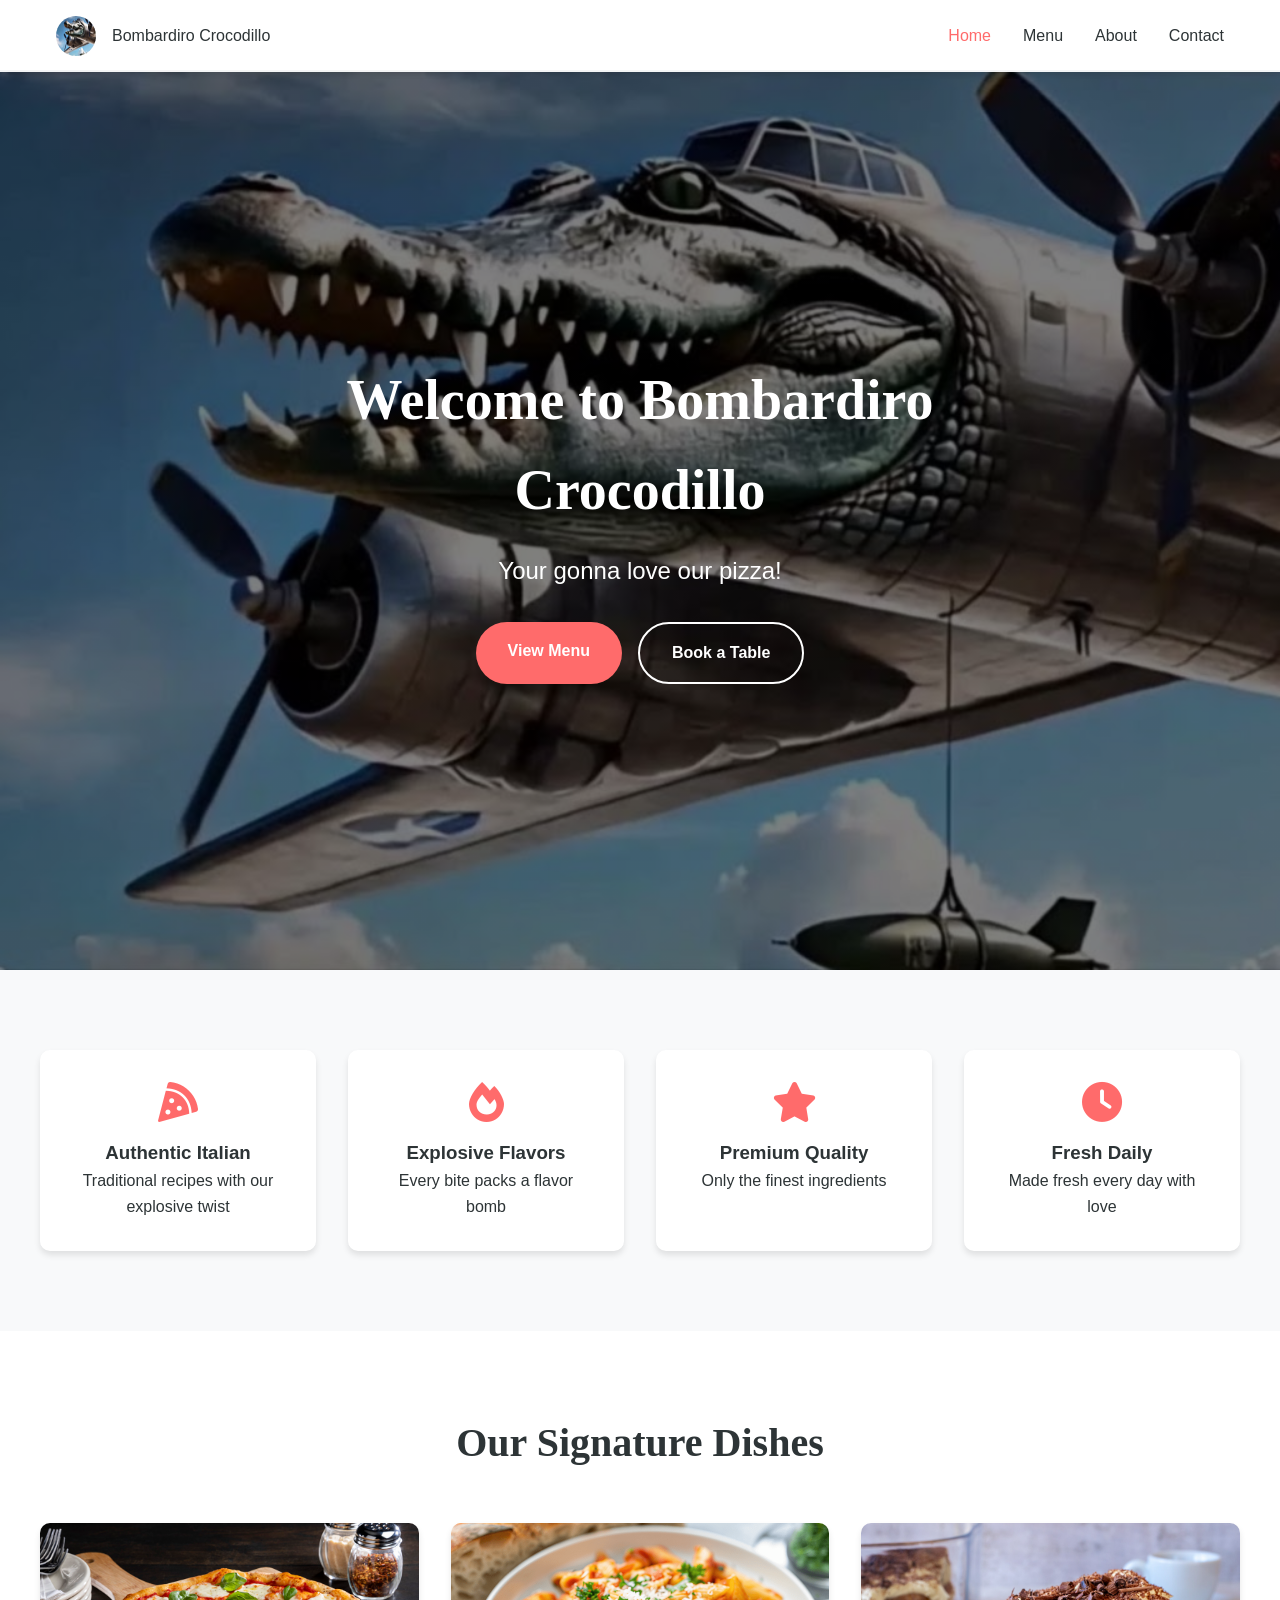
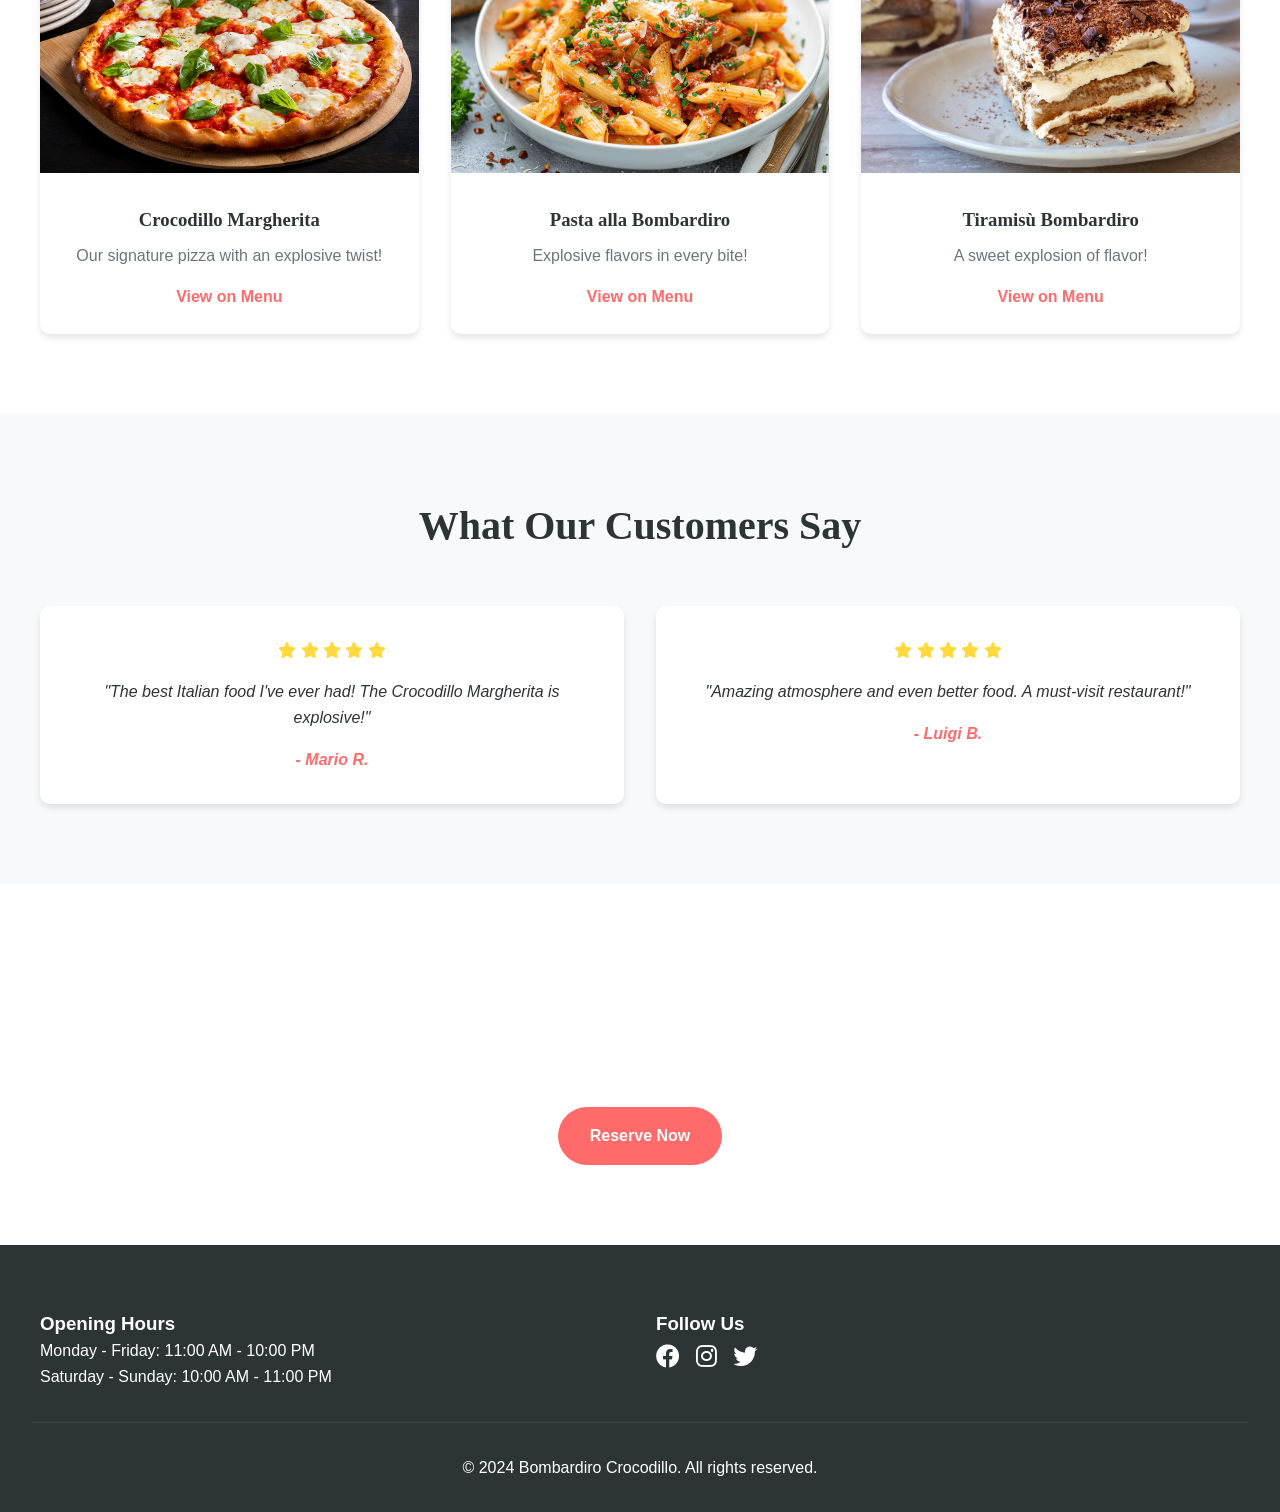
<file: index.html>
<!DOCTYPE html>
<html lang="en">
<head>
    <meta charset="UTF-8">
    <meta name="viewport" content="width=device-width, initial-scale=1.0">
    <title>Bombardiro Crocodillo - Fine Italian Dining</title>
    <link rel="stylesheet" href="styles.css">
    <link rel="stylesheet" href="https://cdnjs.cloudflare.com/ajax/libs/font-awesome/6.0.0/css/all.min.css">
</head>
<body>
    <nav class="navbar">
        <div class="nav-container">
            <div class="logo">
                <a href="index.html">
                    <img src="crocodillo.jpg" alt="Bombardiro Crocodillo" class="logo-img">
                    <span>Bombardiro Crocodillo</span>
                </a>
            </div>
            <ul class="nav-links">
                <li><a href="index.html" class="active">Home</a></li>
                <li><a href="menu.html">Menu</a></li>
                <li><a href="about.html">About</a></li>
                <li><a href="contact.html">Contact</a></li>
            </ul>
            <div class="hamburger">
                <span></span>
                <span></span>
                <span></span>
            </div>
        </div>
    </nav>

    <main>
        <section class="hero">
            <div class="hero-content">
                <h1>Welcome to Bombardiro Crocodillo</h1>
                <p class="hero-subtitle">Your gonna love our pizza!</p>
                <div class="hero-buttons">
                    <a href="menu.html" class="cta-button primary">View Menu</a>
                    <a href="contact.html" class="cta-button secondary">Book a Table</a>
                </div>
            </div>
        </section>

        <section class="features">
            <div class="features-grid">
                <div class="feature-card">
                    <i class="fas fa-pizza-slice"></i>
                    <h3>Authentic Italian</h3>
                    <p>Traditional recipes with our explosive twist</p>
                </div>
                <div class="feature-card">
                    <i class="fas fa-fire"></i>
                    <h3>Explosive Flavors</h3>
                    <p>Every bite packs a flavor bomb</p>
                </div>
                <div class="feature-card">
                    <i class="fas fa-star"></i>
                    <h3>Premium Quality</h3>
                    <p>Only the finest ingredients</p>
                </div>
                <div class="feature-card">
                    <i class="fas fa-clock"></i>
                    <h3>Fresh Daily</h3>
                    <p>Made fresh every day with love</p>
                </div>
            </div>
        </section>

        <section class="featured-dishes">
            <h2>Our Signature Dishes</h2>
            <div class="dishes-grid">
                <div class="dish-card">
                    <img src="./images/Margherita-Pizza-deck-oven.jpg" alt="Crocodillo Margherita">
                    <div class="dish-content">
                        <h3>Crocodillo Margherita</h3>
                        <p>Our signature pizza with an explosive twist!</p>
                        <a href="menu.html#pizzas" class="dish-link">View on Menu</a>
                    </div>
                </div>
                <div class="dish-card">
                    <img src="./images/Spicy-Penne-Pasta_-done.png" alt="Pasta alla Bombardiro">
                    <div class="dish-content">
                        <h3>Pasta alla Bombardiro</h3>
                        <p>Explosive flavors in every bite!</p>
                        <a href="menu.html#pasta" class="dish-link">View on Menu</a>
                    </div>
                </div>
                <div class="dish-card">
                    <img src="./images/tiramisu-4583.jpg" alt="Tiramisù Bombardiro">
                    <div class="dish-content">
                        <h3>Tiramisù Bombardiro</h3>
                        <p>A sweet explosion of flavor!</p>
                        <a href="menu.html#desserts" class="dish-link">View on Menu</a>
                    </div>
                </div>
            </div>
        </section>

        <section class="testimonials">
            <h2>What Our Customers Say</h2>
            <div class="testimonials-grid">
                <div class="testimonial-card">
                    <div class="stars">
                        <i class="fas fa-star"></i>
                        <i class="fas fa-star"></i>
                        <i class="fas fa-star"></i>
                        <i class="fas fa-star"></i>
                        <i class="fas fa-star"></i>
                    </div>
                    <p>"The best Italian food I've ever had! The Crocodillo Margherita is explosive!"</p>
                    <cite>- Mario R.</cite>
                </div>
                <div class="testimonial-card">
                    <div class="stars">
                        <i class="fas fa-star"></i>
                        <i class="fas fa-star"></i>
                        <i class="fas fa-star"></i>
                        <i class="fas fa-star"></i>
                        <i class="fas fa-star"></i>
                    </div>
                    <p>"Amazing atmosphere and even better food. A must-visit restaurant!"</p>
                    <cite>- Luigi B.</cite>
                </div>
            </div>
        </section>

        <section class="cta-section">
            <div class="cta-content">
                <h2>Ready for an Explosive Dining Experience?</h2>
                <p>Book your table now and prepare for a flavor adventure!</p>
                <a href="contact.html" class="cta-button primary">Reserve Now</a>
            </div>
        </section>
    </main>

    <footer>
        <div class="footer-content">
            <div class="footer-section">
                <h3>Opening Hours</h3>
                <p>Monday - Friday: 11:00 AM - 10:00 PM</p>
                <p>Saturday - Sunday: 10:00 AM - 11:00 PM</p>
            </div>
            <div class="footer-section">
                <h3>Follow Us</h3>
                <div class="social-links">
                    <a href="#"><i class="fab fa-facebook"></i></a>
                    <a href="#"><i class="fab fa-instagram"></i></a>
                    <a href="#"><i class="fab fa-twitter"></i></a>
                </div>
            </div>
        </div>
        <div class="footer-bottom">
            <p>&copy; 2024 Bombardiro Crocodillo. All rights reserved.</p>
        </div>
    </footer>

    <script src="script.js"></script>
</body>
</html>
</file>
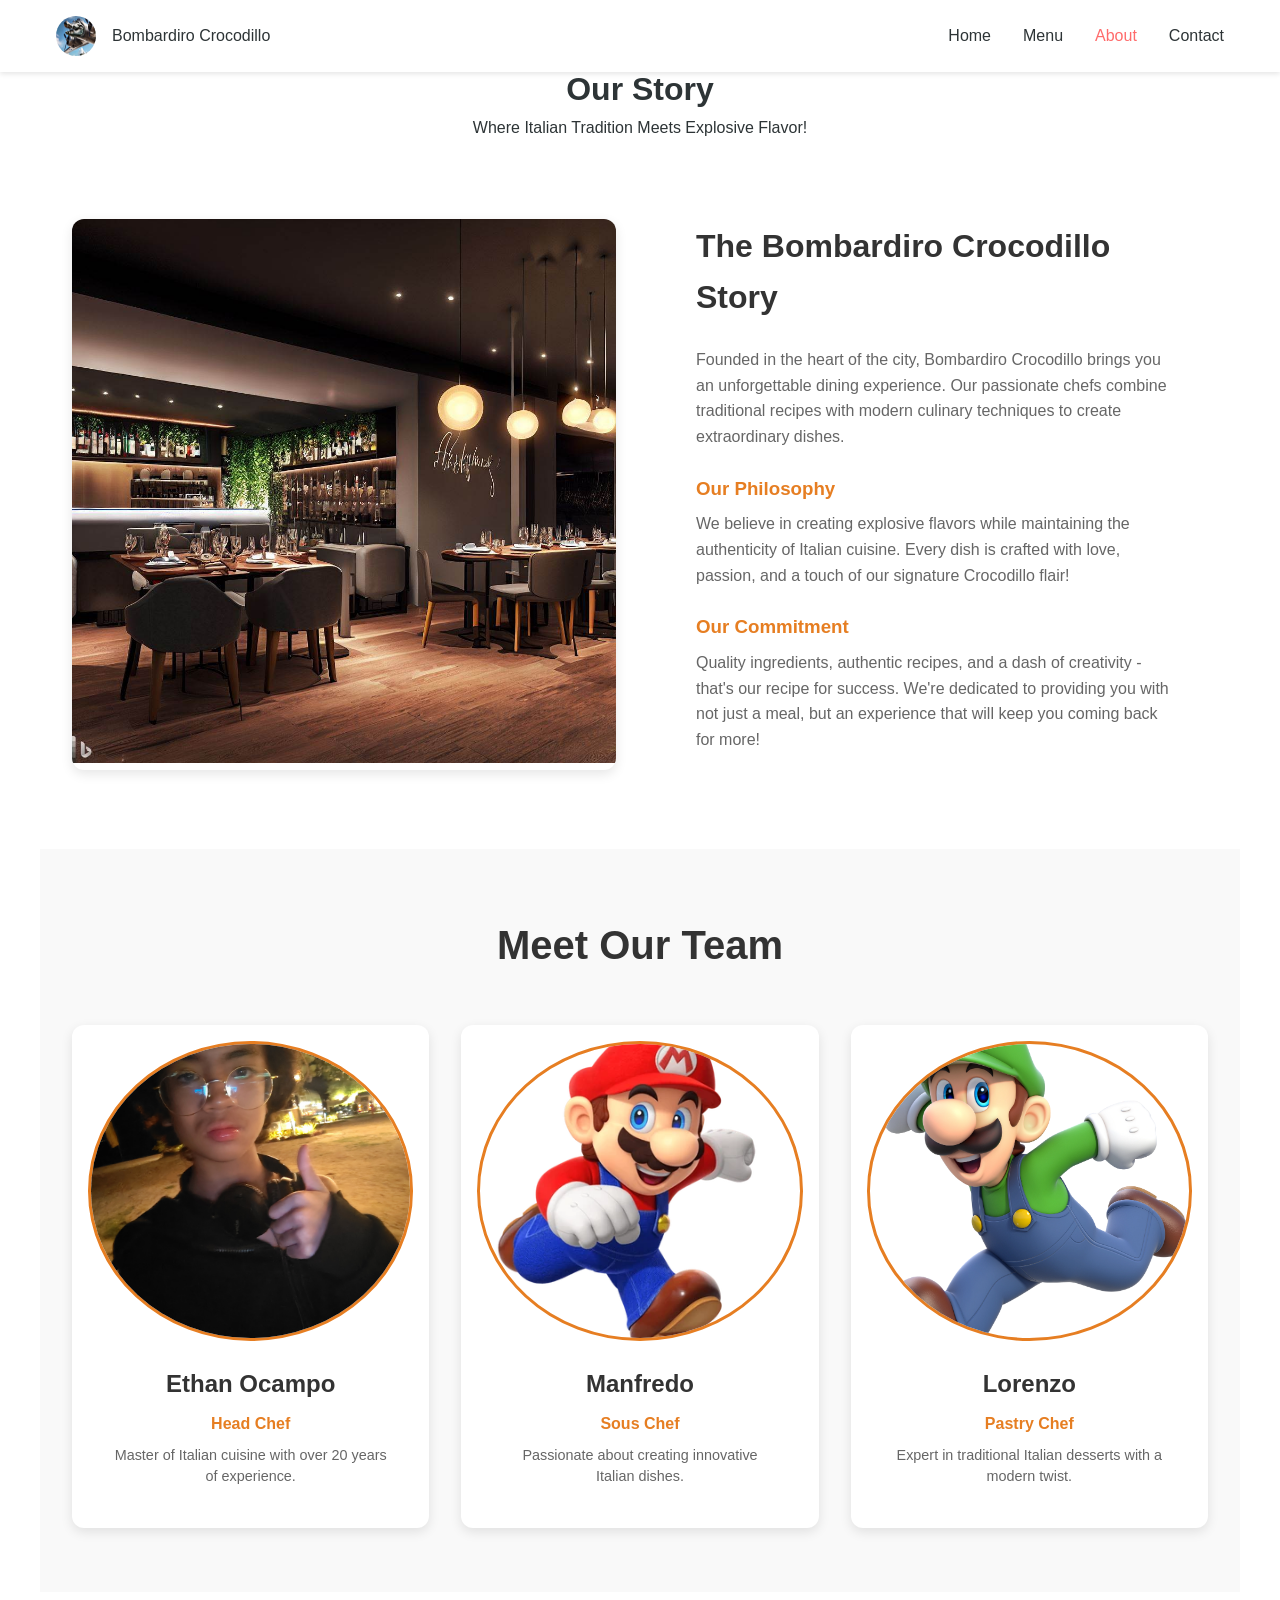
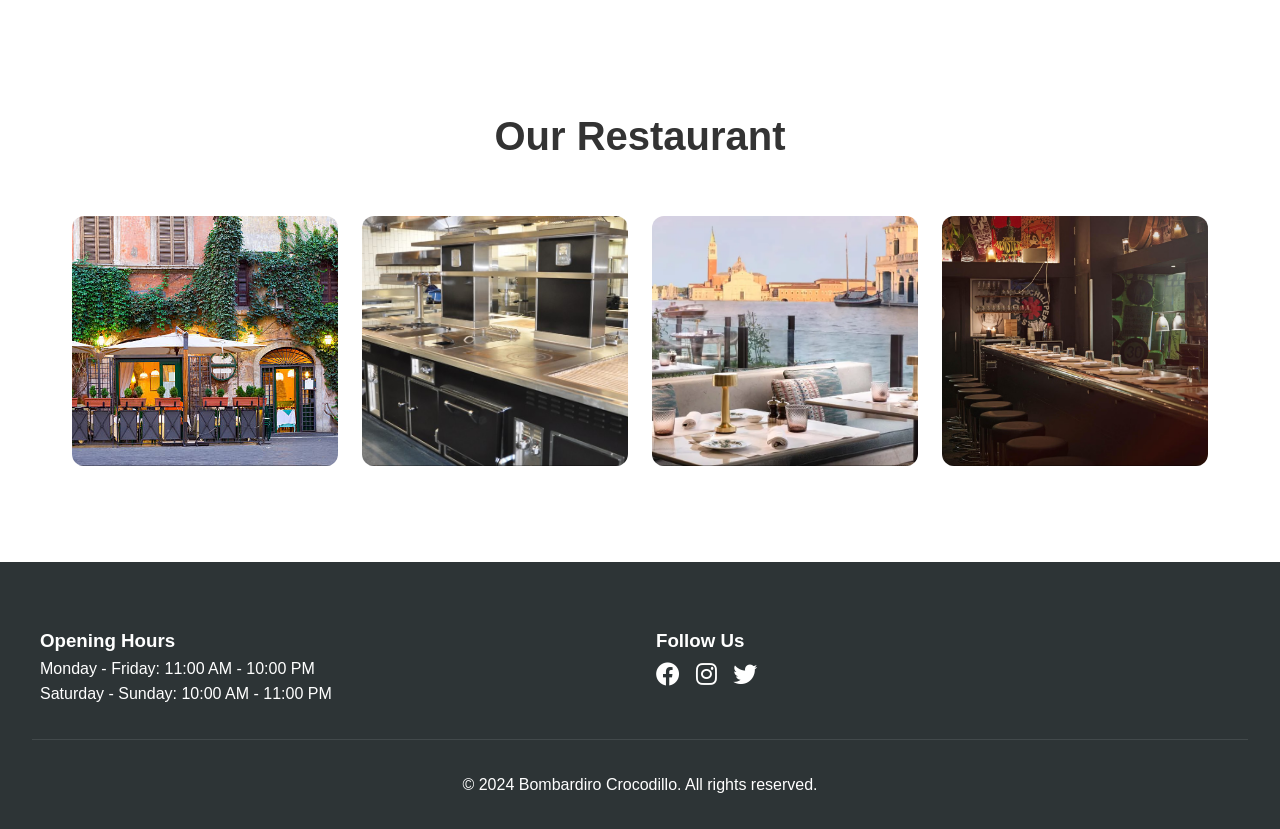
<file: about.html>
<!DOCTYPE html>
<html lang="en">
<head>
    <meta charset="UTF-8">
    <meta name="viewport" content="width=device-width, initial-scale=1.0">
    <title>About Us - Bombardiro Crocodillo</title>
    <link rel="stylesheet" href="styles.css">
    <link rel="stylesheet" href="https://cdnjs.cloudflare.com/ajax/libs/font-awesome/6.0.0/css/all.min.css">
</head>
<body>
    <nav class="navbar">
        <div class="nav-container">
            <div class="logo">
                <a href="index.html">
                    <img src="crocodillo.jpg" alt="Bombardiro Crocodillo" class="logo-img">
                    <span>Bombardiro Crocodillo</span>
                </a>
            </div>
            <ul class="nav-links">
                <li><a href="index.html">Home</a></li>
                <li><a href="menu.html">Menu</a></li>
                <li><a href="about.html" class="active">About</a></li>
                <li><a href="contact.html">Contact</a></li>
            </ul>
            <div class="hamburger">
                <span></span>
                <span></span>
                <span></span>
            </div>
        </div>
    </nav>

    <main class="about-page">
        <header class="page-header">
            <h1>Our Story</h1>
            <p>Where Italian Tradition Meets Explosive Flavor!</p>
        </header>

        <section class="about-section">
            <div class="about-grid">
                <div class="about-image">
                    <img src="./images/Beautiful-AI-generated-restaurant-design.jpg" alt="Our Restaurant Interior" class="featured-image">
                </div>
                <div class="about-content">
                    <h2>The Bombardiro Crocodillo Story</h2>
                    <p>Founded in the heart of the city, Bombardiro Crocodillo brings you an unforgettable dining experience. Our passionate chefs combine traditional recipes with modern culinary techniques to create extraordinary dishes.</p>
                    
                    <h3>Our Philosophy</h3>
                    <p>We believe in creating explosive flavors while maintaining the authenticity of Italian cuisine. Every dish is crafted with love, passion, and a touch of our signature Crocodillo flair!</p>

                    <h3>Our Commitment</h3>
                    <p>Quality ingredients, authentic recipes, and a dash of creativity - that's our recipe for success. We're dedicated to providing you with not just a meal, but an experience that will keep you coming back for more!</p>
                </div>
            </div>
        </section>

        <section class="team-section">
            <h2>Meet Our Team</h2>
            <div class="team-grid">
                <div class="team-member">
                    <div class="team-member-image">
                        <img src="profile-photo.jpg" alt="Head Chef">
                    </div>
                    <div class="team-member-info">
                        <h3>Ethan Ocampo</h3>
                        <p class="role">Head Chef</p>
                        <p class="description">Master of Italian cuisine with over 20 years of experience.</p>
                    </div>
                </div>
                <div class="team-member">
                    <div class="team-member-image">
                        <img src="./images/chef-2.jpg" alt="Sous Chef">
                    </div>
                    <div class="team-member-info">
                        <h3>Manfredo</h3>
                        <p class="role">Sous Chef</p>
                        <p class="description">Passionate about creating innovative Italian dishes.</p>
                    </div>
                </div>
                <div class="team-member">
                    <div class="team-member-image">
                        <img src="./images/chef-3.jpg" alt="Pastry Chef">
                    </div>
                    <div class="team-member-info">
                        <h3>Lorenzo</h3>
                        <p class="role">Pastry Chef</p>
                        <p class="description">Expert in traditional Italian desserts with a modern twist.</p>
                    </div>
                </div>
            </div>
        </section>

        <section class="gallery-section">
            <h2>Our Restaurant</h2>
            <div class="gallery-grid">
                <div class="gallery-item">
                    <img src="./images/restaurant-exterior.jpg" alt="Restaurant Exterior">
                    <div class="gallery-overlay">
                        <span>Our Beautiful Exterior</span>
                    </div>
                </div>
                <div class="gallery-item">
                    <img src="./images/kitchen.jpg" alt="Our Kitchen">
                    <div class="gallery-overlay">
                        <span>State-of-the-art Kitchen</span>
                    </div>
                </div>
                <div class="gallery-item">
                    <img src="./images/dining-area.jpg" alt="Dining Area">
                    <div class="gallery-overlay">
                        <span>Cozy Dining Area</span>
                    </div>
                </div>
                <div class="gallery-item">
                    <img src="./images/bar-area.jpg" alt="Bar Area">
                    <div class="gallery-overlay">
                        <span>Elegant Bar</span>
                    </div>
                </div>
            </div>
        </section>
    </main>

    <footer>
        <div class="footer-content">
            <div class="footer-section">
                <h3>Opening Hours</h3>
                <p>Monday - Friday: 11:00 AM - 10:00 PM</p>
                <p>Saturday - Sunday: 10:00 AM - 11:00 PM</p>
            </div>
            <div class="footer-section">
                <h3>Follow Us</h3>
                <div class="social-links">
                    <a href="#"><i class="fab fa-facebook"></i></a>
                    <a href="#"><i class="fab fa-instagram"></i></a>
                    <a href="#"><i class="fab fa-twitter"></i></a>
                </div>
            </div>
        </div>
        <div class="footer-bottom">
            <p>&copy; 2024 Bombardiro Crocodillo. All rights reserved.</p>
        </div>
    </footer>

    <script src="script.js"></script>
</body>
</html>
</file>
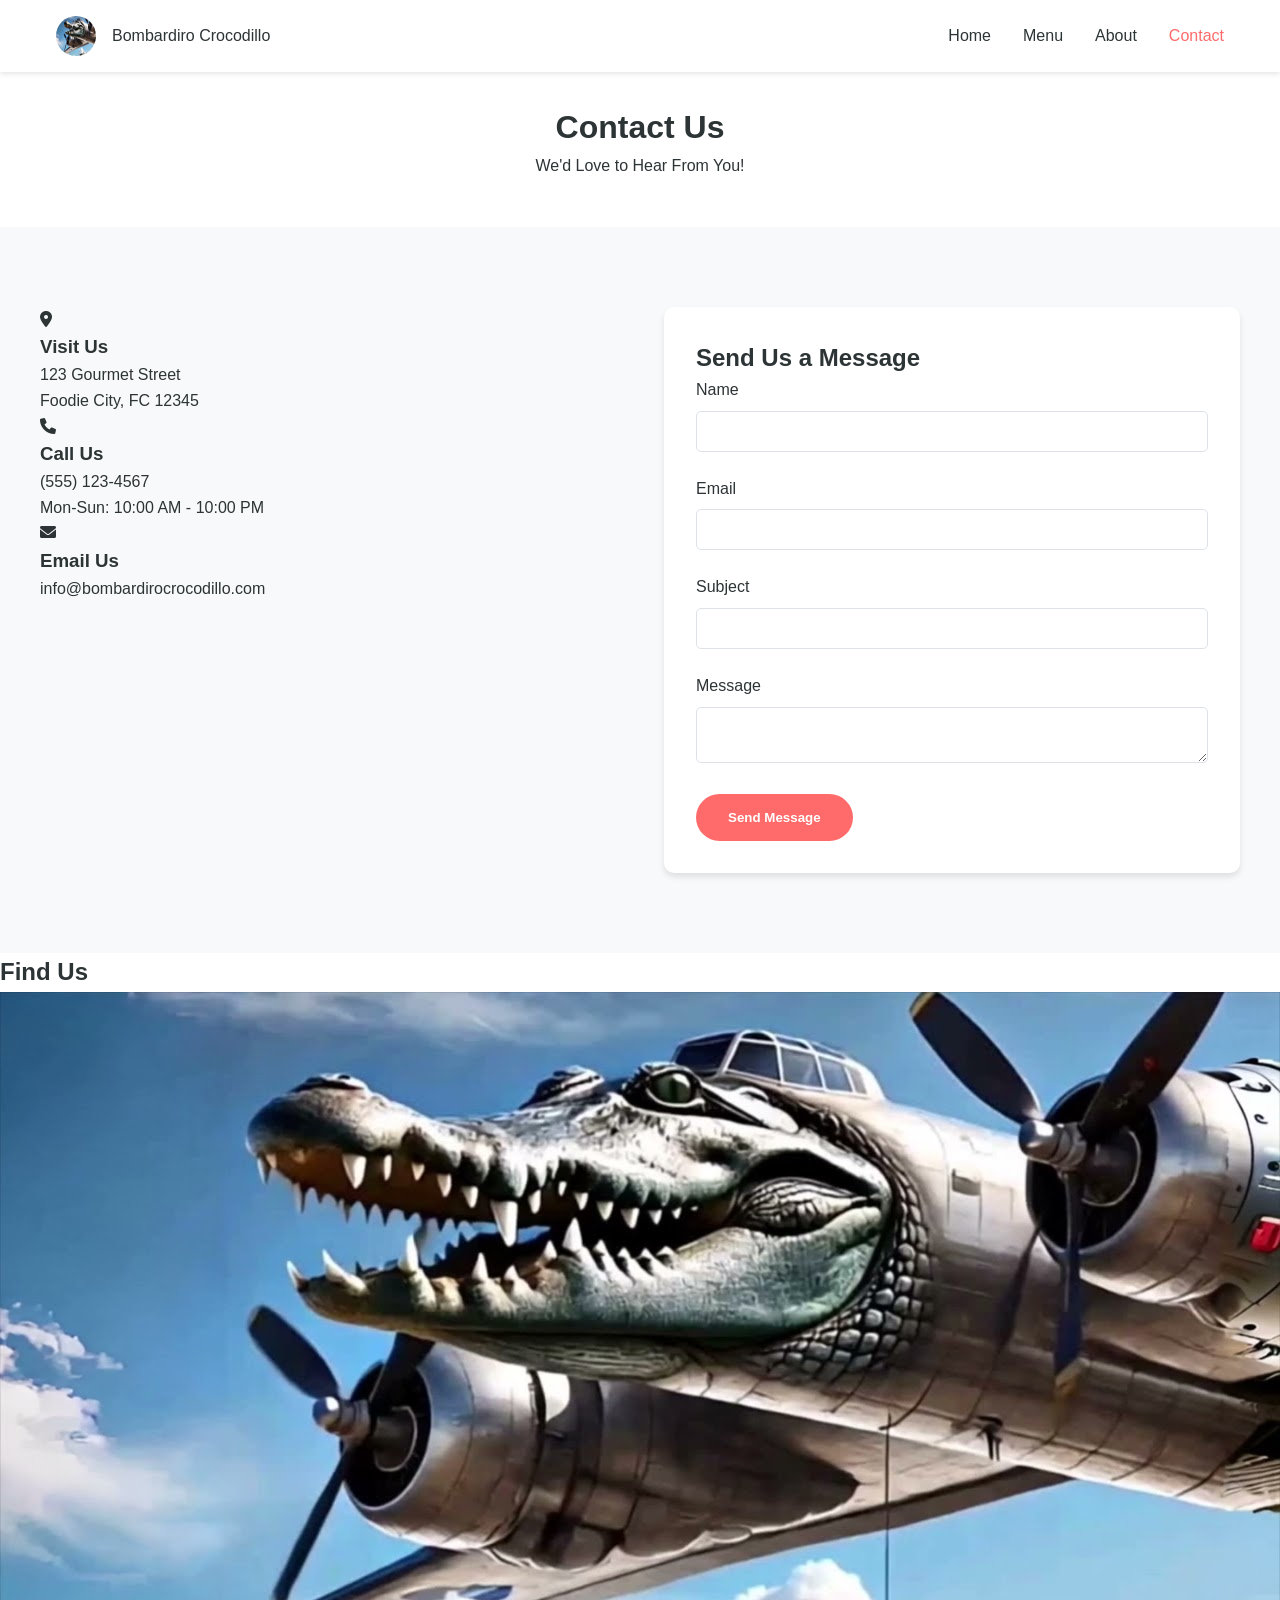
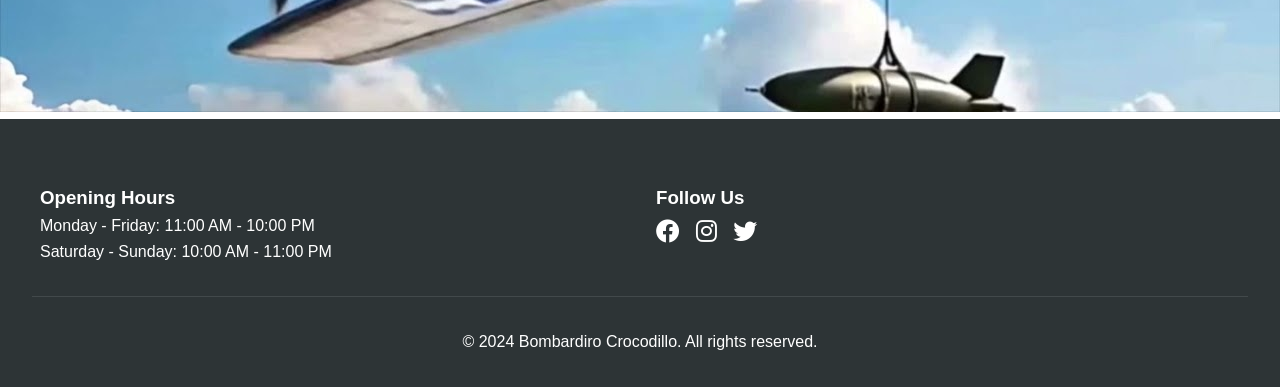
<file: contact.html>
<!DOCTYPE html>
<html lang="en">
<head>
    <meta charset="UTF-8">
    <meta name="viewport" content="width=device-width, initial-scale=1.0">
    <title>Contact Us - Bombardiro Crocodillo</title>
    <link rel="stylesheet" href="styles.css">
    <link rel="stylesheet" href="https://cdnjs.cloudflare.com/ajax/libs/font-awesome/6.0.0/css/all.min.css">
</head>
<body>
    <nav class="navbar">
        <div class="nav-container">
            <div class="logo">
                <a href="index.html">
                    <img src="crocodillo.jpg" alt="Bombardiro Crocodillo" class="logo-img">
                    <span>Bombardiro Crocodillo</span>
                </a>
            </div>
            <ul class="nav-links">
                <li><a href="index.html">Home</a></li>
                <li><a href="menu.html">Menu</a></li>
                <li><a href="about.html">About</a></li>
                <li><a href="contact.html" class="active">Contact</a></li>
            </ul>
            <div class="hamburger">
                <span></span>
                <span></span>
                <span></span>
            </div>
        </div>
    </nav>

    <main class="contact-page">
        <header class="page-header">
            <h1>Contact Us</h1>
            <p>We'd Love to Hear From You!</p>
        </header>

        <section class="contact-section">
            <div class="contact-grid">
                <div class="contact-info">
                    <div class="info-card">
                        <i class="fas fa-map-marker-alt"></i>
                        <h3>Visit Us</h3>
                        <p>123 Gourmet Street</p>
                        <p>Foodie City, FC 12345</p>
                    </div>
                    <div class="info-card">
                        <i class="fas fa-phone"></i>
                        <h3>Call Us</h3>
                        <p>(555) 123-4567</p>
                        <p>Mon-Sun: 10:00 AM - 10:00 PM</p>
                    </div>
                    <div class="info-card">
                        <i class="fas fa-envelope"></i>
                        <h3>Email Us</h3>
                        <p>info@bombardirocrocodillo.com</p>
                    </div>
                </div>

                <div class="contact-form-container">
                    <h2>Send Us a Message</h2>
                    <form class="contact-form">
                        <div class="form-group">
                            <label for="name">Name</label>
                            <input type="text" id="name" name="name" required>
                        </div>
                        <div class="form-group">
                            <label for="email">Email</label>
                            <input type="email" id="email" name="email" required>
                        </div>
                        <div class="form-group">
                            <label for="subject">Subject</label>
                            <input type="text" id="subject" name="subject" required>
                        </div>
                        <div class="form-group">
                            <label for="message">Message</label>
                            <textarea id="message" name="message" required></textarea>
                        </div>
                        <button type="submit" class="submit-btn">Send Message</button>
                    </form>
                </div>
            </div>
        </section>

        <section class="map-section">
            <h2>Find Us</h2>
            <div class="map-container">
                <!-- Add your map embed code here -->
                <img src="crocodillo.jpg" alt="Restaurant Location" class="map-placeholder">
            </div>
        </section>
    </main>

    <footer>
        <div class="footer-content">
            <div class="footer-section">
                <h3>Opening Hours</h3>
                <p>Monday - Friday: 11:00 AM - 10:00 PM</p>
                <p>Saturday - Sunday: 10:00 AM - 11:00 PM</p>
            </div>
            <div class="footer-section">
                <h3>Follow Us</h3>
                <div class="social-links">
                    <a href="#"><i class="fab fa-facebook"></i></a>
                    <a href="#"><i class="fab fa-instagram"></i></a>
                    <a href="#"><i class="fab fa-twitter"></i></a>
                </div>
            </div>
        </div>
        <div class="footer-bottom">
            <p>&copy; 2024 Bombardiro Crocodillo. All rights reserved.</p>
        </div>
    </footer>

    <script src="script.js"></script>
</body>
</html>
</file>
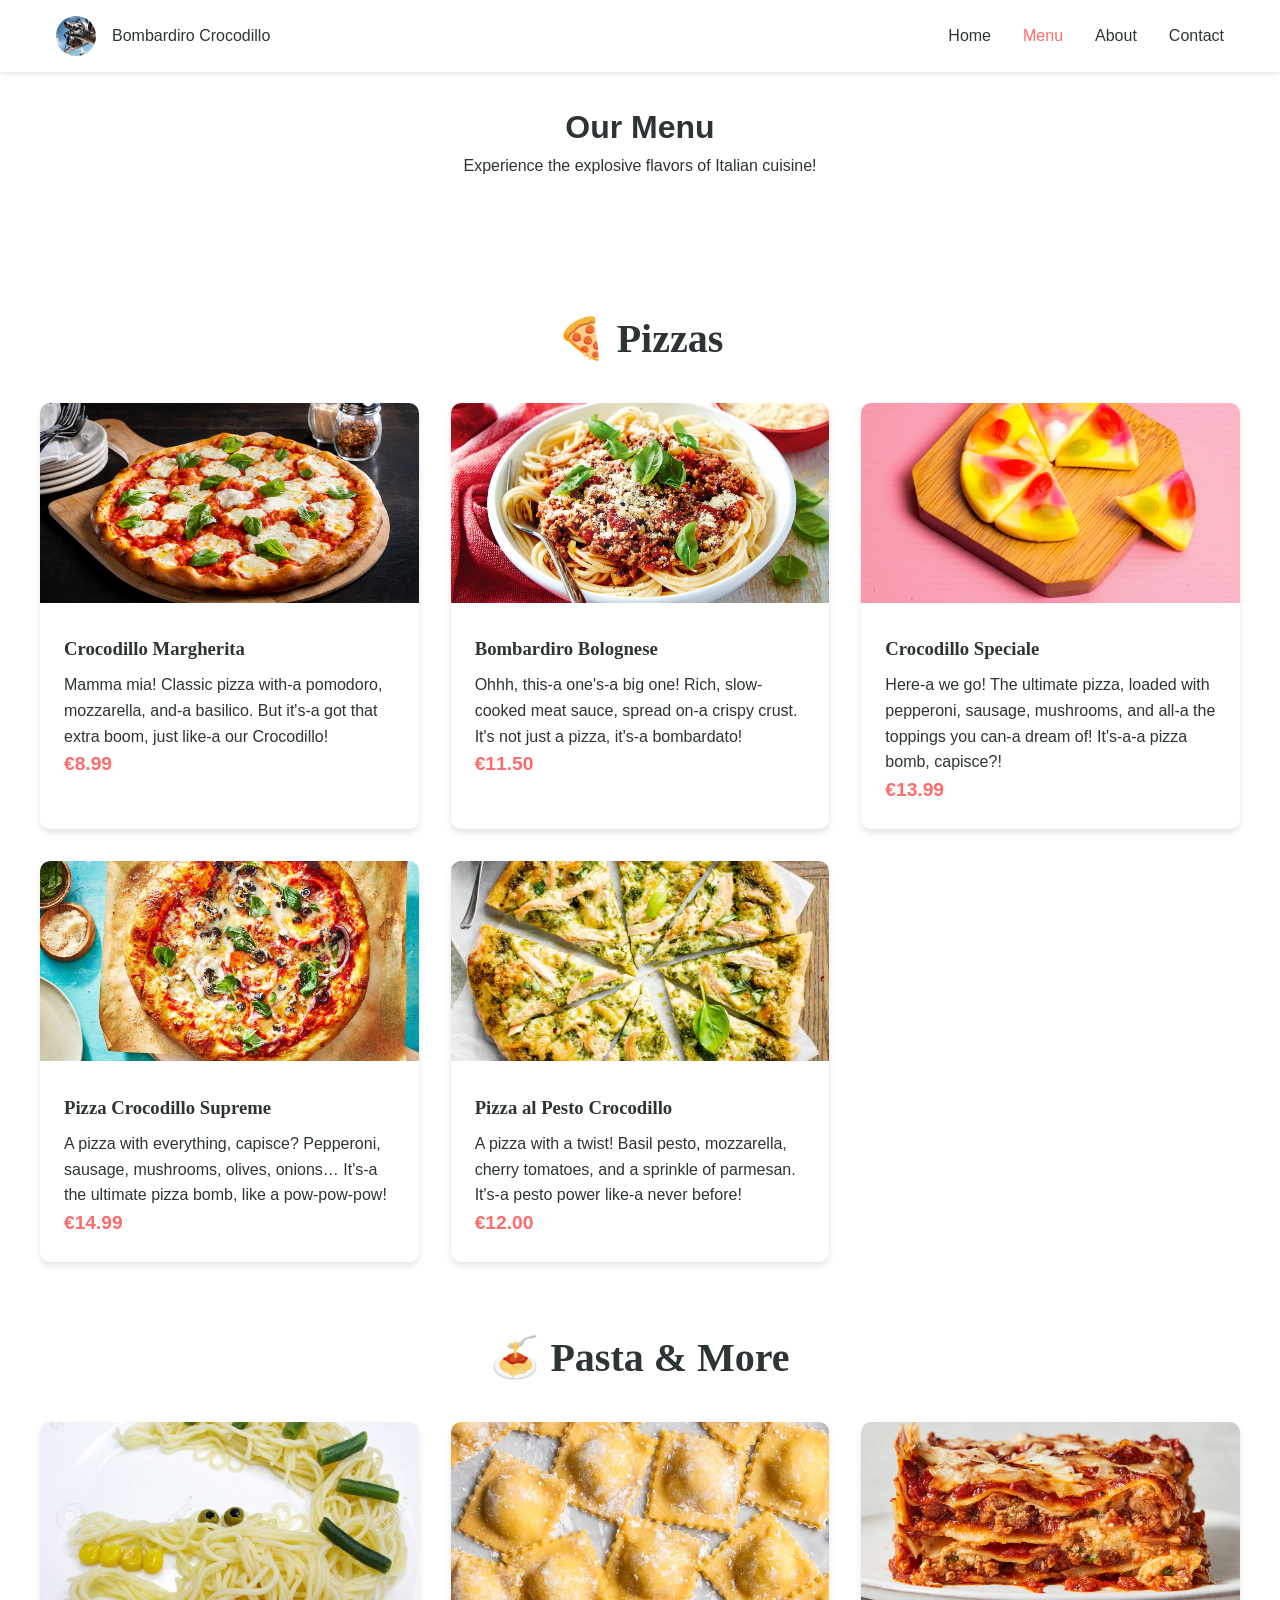
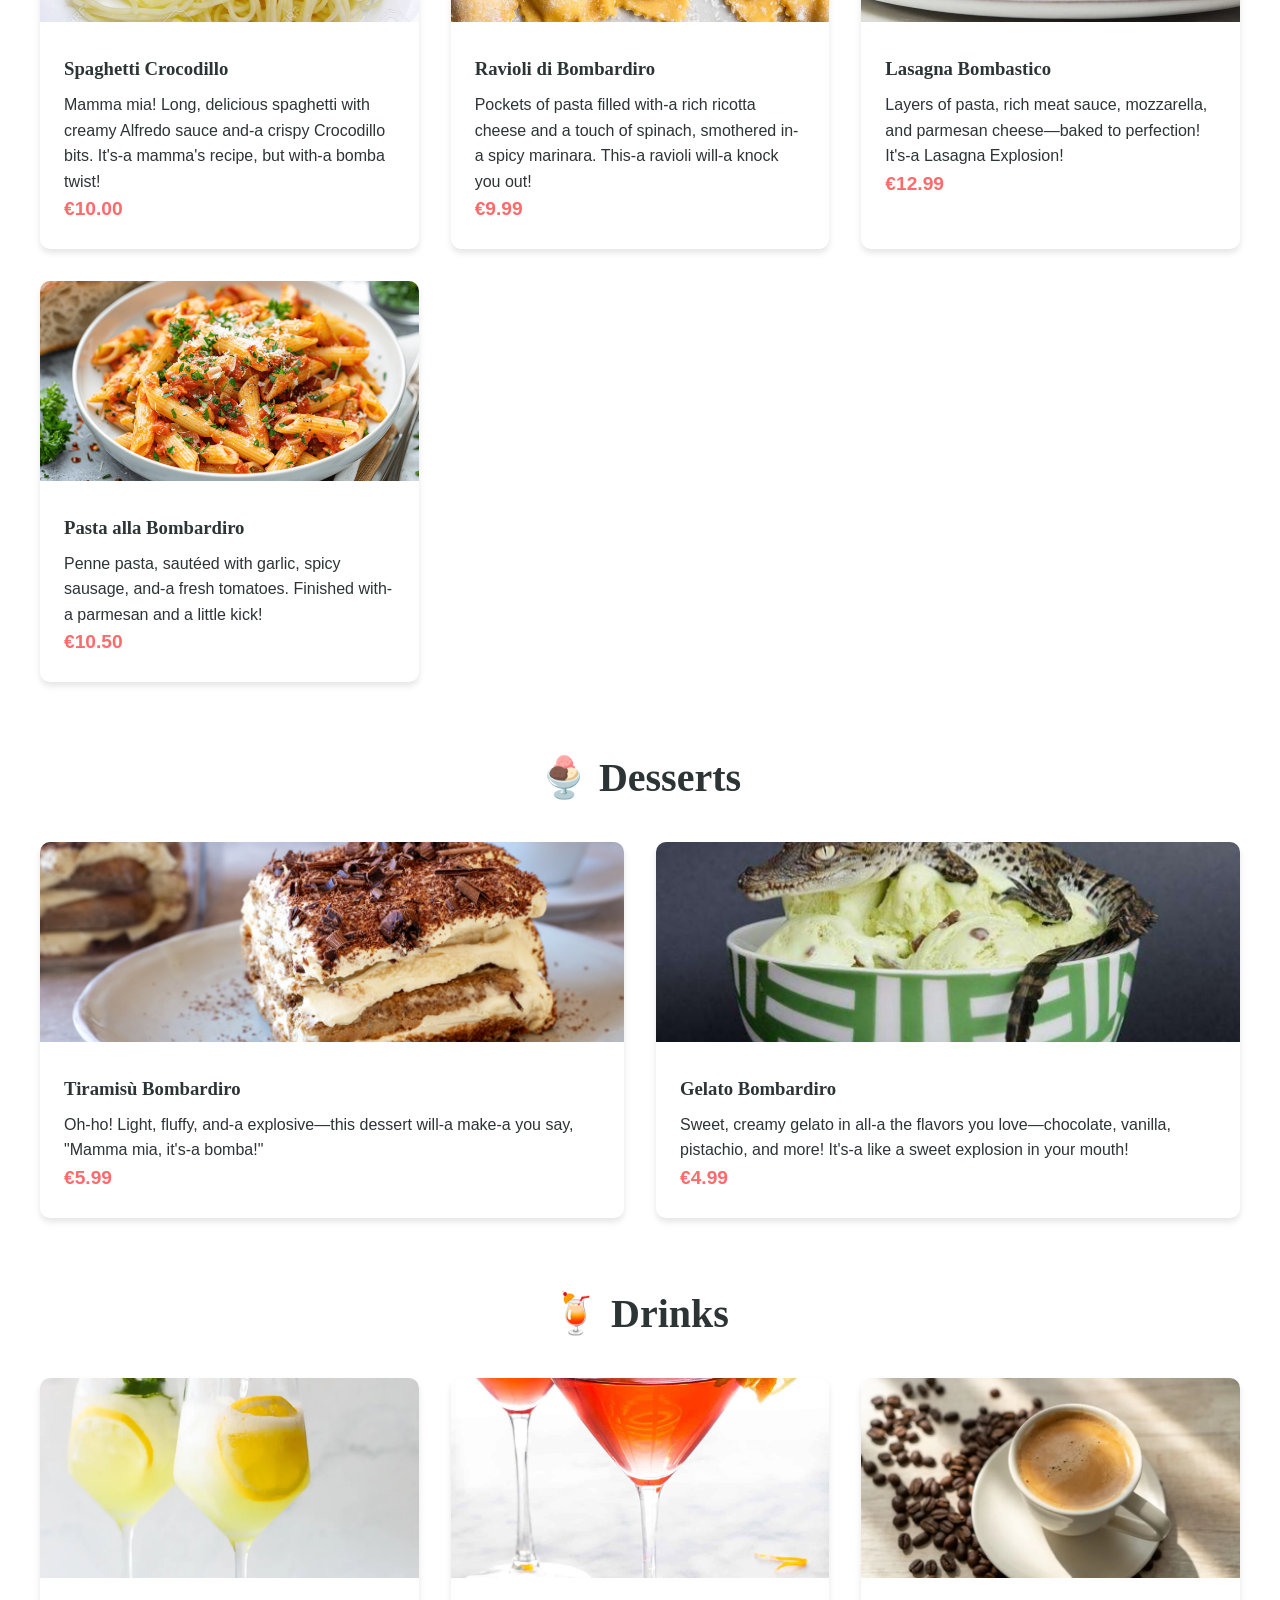
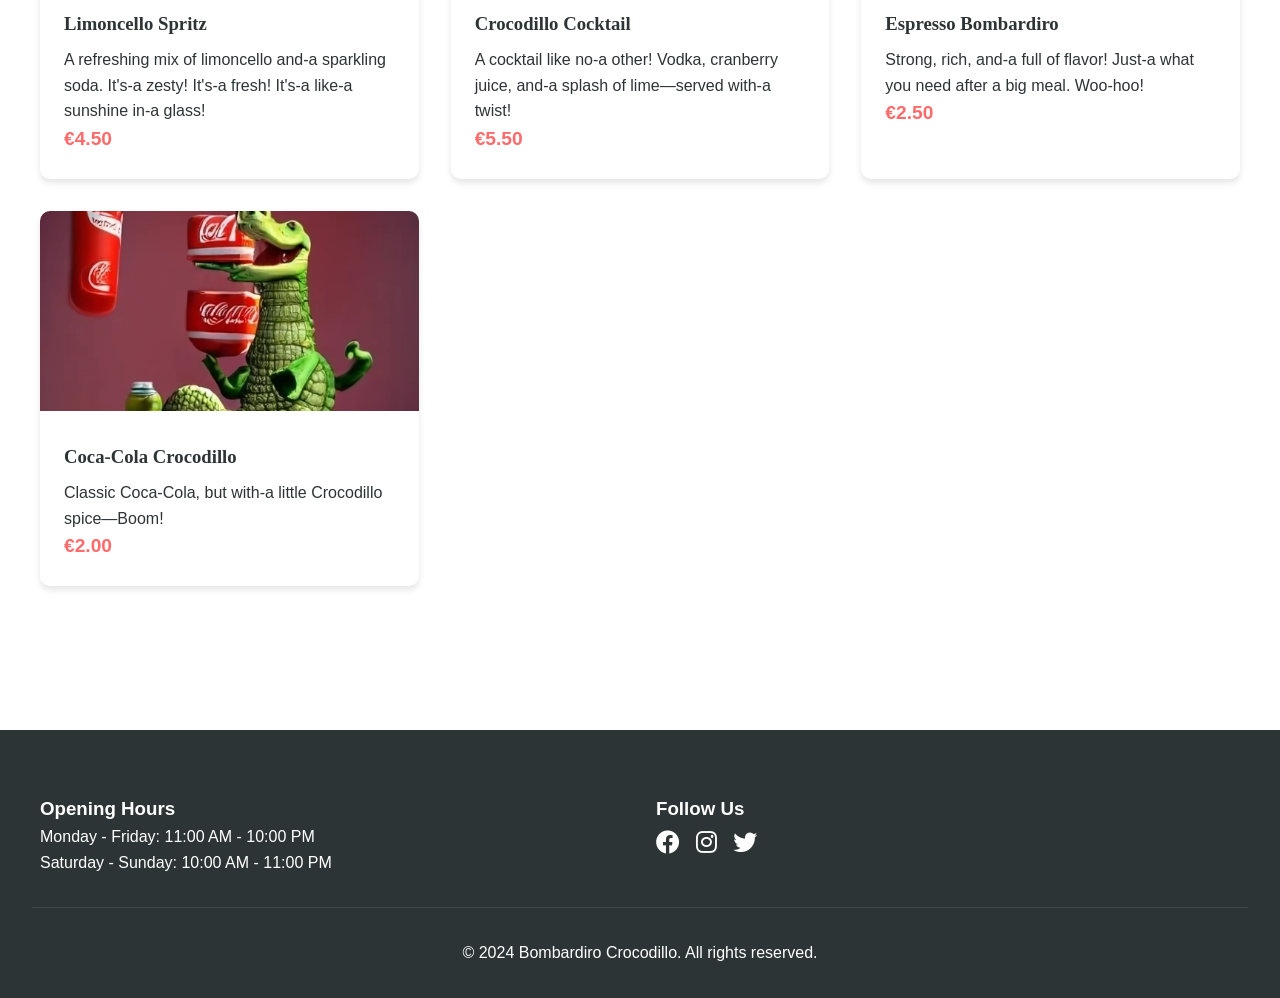
<file: menu.html>
<!DOCTYPE html>
<html lang="en">
<head>
    <meta charset="UTF-8">
    <meta name="viewport" content="width=device-width, initial-scale=1.0">
    <title>Menu - Bombardiro Crocodillo</title>
    <link rel="stylesheet" href="styles.css">
    <link rel="stylesheet" href="https://cdnjs.cloudflare.com/ajax/libs/font-awesome/6.0.0/css/all.min.css">
</head>
<body>
    <nav class="navbar">
        <div class="nav-container">
            <div class="logo">
                <a href="index.html">
                    <img src="crocodillo.jpg" alt="Bombardiro Crocodillo" class="logo-img">
                    <span>Bombardiro Crocodillo</span>
                </a>
            </div>
            <ul class="nav-links">
                <li><a href="index.html">Home</a></li>
                <li><a href="menu.html" class="active">Menu</a></li>
                <li><a href="about.html">About</a></li>
                <li><a href="contact.html">Contact</a></li>
            </ul>
            <div class="hamburger">
                <span></span>
                <span></span>
                <span></span>
            </div>
        </div>
    </nav>

    <main class="menu-page">
        <header class="page-header">
            <h1>Our Menu</h1>
            <p>Experience the explosive flavors of Italian cuisine!</p>
        </header>

        <section class="menu-section">
            <div class="menu-category">
                <h2>🍕 Pizzas</h2>
                <div class="menu-grid">
                    <div class="menu-item">
                        <img src="./images/Margherita-Pizza-deck-oven.jpg" alt="Crocodillo Margherita">
                        <div class="menu-item-content">
                            <h3>Crocodillo Margherita</h3>
                            <p>Mamma mia! Classic pizza with-a pomodoro, mozzarella, and-a basilico. But it's-a got that extra boom, just like-a our Crocodillo!</p>
                            <span class="price">€8.99</span>
                        </div>
                    </div>
                    <div class="menu-item">
                        <img src="./images/spaghetti-bolognese-106560-1.jpeg" alt="Bombardiro Bolognese">
                        <div class="menu-item-content">
                            <h3>Bombardiro Bolognese</h3>
                            <p>Ohhh, this-a one's-a big one! Rich, slow-cooked meat sauce, spread on-a crispy crust. It's not just a pizza, it's-a bombardato!</p>
                            <span class="price">€11.50</span>
                        </div>
                    </div>
                    <div class="menu-item">
                        <img src="./images/pizza.jpg" alt="Crocodillo Speciale">
                        <div class="menu-item-content">
                            <h3>Crocodillo Speciale</h3>
                            <p>Here-a we go! The ultimate pizza, loaded with pepperoni, sausage, mushrooms, and all-a the toppings you can-a dream of! It's-a-a pizza bomb, capisce?!</p>
                            <span class="price">€13.99</span>
                        </div>
                    </div>
                    <div class="menu-item">
                        <img src="./images/Supreme_Pizza_006-3b04db62117d404e9c37b126d7a7f0a2.jpg" alt="Pizza Crocodillo Supreme">
                        <div class="menu-item-content">
                            <h3>Pizza Crocodillo Supreme</h3>
                            <p>A pizza with everything, capisce? Pepperoni, sausage, mushrooms, olives, onions… It's-a the ultimate pizza bomb, like a pow-pow-pow!</p>
                            <span class="price">€14.99</span>
                        </div>
                    </div>
                    <div class="menu-item">
                        <img src="./images/pesto.jpg" alt="Pizza al Pesto Crocodillo">
                        <div class="menu-item-content">
                            <h3>Pizza al Pesto Crocodillo</h3>
                            <p>A pizza with a twist! Basil pesto, mozzarella, cherry tomatoes, and a sprinkle of parmesan. It's-a pesto power like-a never before!</p>
                            <span class="price">€12.00</span>
                        </div>
                    </div>
                </div>
            </div>

            <div class="menu-category">
                <h2>🍝 Pasta & More</h2>
                <div class="menu-grid">
                    <div class="menu-item">
                        <img src="./images/crocodile.jpg" alt="Spaghetti Crocodillo">
                        <div class="menu-item-content">
                            <h3>Spaghetti Crocodillo</h3>
                            <p>Mamma mia! Long, delicious spaghetti with creamy Alfredo sauce and-a crispy Crocodillo bits. It's-a mamma's recipe, but with-a bomba twist!</p>
                            <span class="price">€10.00</span>
                        </div>
                    </div>
                    <div class="menu-item">
                        <img src="./images/Gluten-Free-Ravioli-Square-1.jpg" alt="Ravioli di Bombardiro">
                        <div class="menu-item-content">
                            <h3>Ravioli di Bombardiro</h3>
                            <p>Pockets of pasta filled with-a rich ricotta cheese and a touch of spinach, smothered in-a spicy marinara. This-a ravioli will-a knock you out!</p>
                            <span class="price">€9.99</span>
                        </div>
                    </div>
                    <div class="menu-item">
                        <img src="./images/lasgna.png" alt="Lasagna Bombastico">
                        <div class="menu-item-content">
                            <h3>Lasagna Bombastico</h3>
                            <p>Layers of pasta, rich meat sauce, mozzarella, and parmesan cheese—baked to perfection! It's-a Lasagna Explosion!</p>
                            <span class="price">€12.99</span>
                        </div>
                    </div>
                    <div class="menu-item">
                        <img src="./images/Spicy-Penne-Pasta_-done.png" alt="Pasta alla Bombardiro">
                        <div class="menu-item-content">
                            <h3>Pasta alla Bombardiro</h3>
                            <p>Penne pasta, sautéed with garlic, spicy sausage, and-a fresh tomatoes. Finished with-a parmesan and a little kick!</p>
                            <span class="price">€10.50</span>
                        </div>
                    </div>
                </div>
            </div>

            <div class="menu-category">
                <h2>🍨 Desserts</h2>
                <div class="menu-grid">
                    <div class="menu-item">
                        <img src="./images/tiramisu-4583.jpg" alt="Tiramisù Bombardiro">
                        <div class="menu-item-content">
                            <h3>Tiramisù Bombardiro</h3>
                            <p>Oh-ho! Light, fluffy, and-a explosive—this dessert will-a make-a you say, "Mamma mia, it's-a bomba!"</p>
                            <span class="price">€5.99</span>
                        </div>
                    </div>
                    <div class="menu-item">
                        <img src="./images/crocodilaveniga.png" alt="Gelato Bombardiro">
                        <div class="menu-item-content">
                            <h3>Gelato Bombardiro</h3>
                            <p>Sweet, creamy gelato in all-a the flavors you love—chocolate, vanilla, pistachio, and more! It's-a like a sweet explosion in your mouth!</p>
                            <span class="price">€4.99</span>
                        </div>
                    </div>
                </div>
            </div>

            <div class="menu-category">
                <h2>🍹 Drinks</h2>
                <div class="menu-grid">
                    <div class="menu-item">
                        <img src="./images/Limoncello-Spritz.png" alt="Limoncello Spritz">
                        <div class="menu-item-content">
                            <h3>Limoncello Spritz</h3>
                            <p>A refreshing mix of limoncello and-a sparkling soda. It's-a zesty! It's-a fresh! It's-a like-a sunshine in-a glass!</p>
                            <span class="price">€4.50</span>
                        </div>
                    </div>
                    <div class="menu-item">
                        <img src="./images/cosmopolitan-cocktail-1-3.jpg" alt="Crocodillo Cocktail">
                        <div class="menu-item-content">
                            <h3>Crocodillo Cocktail</h3>
                            <p>A cocktail like no-a other! Vodka, cranberry juice, and-a splash of lime—served with-a twist!</p>
                            <span class="price">€5.50</span>
                        </div>
                    </div>
                    <div class="menu-item">
                        <img src="./images/espresso-feature.png" alt="Espresso Bombardiro">
                        <div class="menu-item-content">
                            <h3>Espresso Bombardiro</h3>
                            <p>Strong, rich, and-a full of flavor! Just-a what you need after a big meal. Woo-hoo!</p>
                            <span class="price">€2.50</span>
                        </div>
                    </div>
                    <div class="menu-item">
                        <img src="./images/maxresdefault.jpg" alt="Coca-Cola Crocodillo">
                        <div class="menu-item-content">
                            <h3>Coca-Cola Crocodillo</h3>
                            <p>Classic Coca-Cola, but with-a little Crocodillo spice—Boom!</p>
                            <span class="price">€2.00</span>
                        </div>
                    </div>
                </div>
            </div>
        </section>
    </main>

    <footer>
        <div class="footer-content">
            <div class="footer-section">
                <h3>Opening Hours</h3>
                <p>Monday - Friday: 11:00 AM - 10:00 PM</p>
                <p>Saturday - Sunday: 10:00 AM - 11:00 PM</p>
            </div>
            <div class="footer-section">
                <h3>Follow Us</h3>
                <div class="social-links">
                    <a href="#"><i class="fab fa-facebook"></i></a>
                    <a href="#"><i class="fab fa-instagram"></i></a>
                    <a href="#"><i class="fab fa-twitter"></i></a>
                </div>
            </div>
        </div>
        <div class="footer-bottom">
            <p>&copy; 2024 Bombardiro Crocodillo. All rights reserved.</p>
        </div>
    </footer>

    <script src="script.js"></script>
</body>
</html>
</file>
<file: styles.css>
/* Global Styles */
:root {
    --primary-color: #ff6b6b;
    --secondary-color: #4ecdc4;
    --text-color: #2d3436;
    --background-color: #ffffff;
    --accent-color: #ffd93d;
    --gray-light: #f8f9fa;
    --gray-medium: #dee2e6;
    --gray-dark: #6c757d;
    --font-primary: 'Poppins', sans-serif;
    --font-secondary: 'Playfair Display', serif;
    --transition: all 0.3s ease;
    --header-height: 70px;
}

* {
    margin: 0;
    padding: 0;
    box-sizing: border-box;
}

body {
    font-family: var(--font-primary);
    color: var(--text-color);
    line-height: 1.6;
}

/* Navigation */
.navbar {
    background: var(--background-color);
    box-shadow: 0 2px 10px rgba(0, 0, 0, 0.1);
    position: fixed;
    width: 100%;
    top: 0;
    z-index: 1000;
}

.nav-container {
    max-width: 1200px;
    margin: 0 auto;
    padding: 1rem;
    display: flex;
    justify-content: space-between;
    align-items: center;
}

.logo a {
    display: flex;
    align-items: center;
    text-decoration: none;
    color: var(--text-color);
}

.logo-img {
    width: 40px;
    height: 40px;
    border-radius: 50%;
    margin-right: 1rem;
}

.nav-links {
    display: flex;
    list-style: none;
    gap: 2rem;
}

.nav-links a {
    text-decoration: none;
    color: var(--text-color);
    font-weight: 500;
    transition: var(--transition);
}

.nav-links a:hover,
.nav-links a.active {
    color: var(--primary-color);
}

.hamburger {
    display: none;
    flex-direction: column;
    gap: 5px;
    cursor: pointer;
}

.hamburger span {
    width: 25px;
    height: 3px;
    background: var(--primary-color);
    transition: 0.3s;
}

/* Main Content Padding */
main {
    padding-top: var(--header-height);
}

/* Hero Section */
.hero {
    padding-top: var(--header-height);
    min-height: 100vh;
    background: linear-gradient(rgba(0, 0, 0, 0.5), rgba(0, 0, 0, 0.5)), url('crocodillo.jpg');
    background-size: cover;
    background-position: center;
    display: flex;
    align-items: center;
    justify-content: center;
    text-align: center;
    color: white;
    padding: 2rem;
}

.hero-content {
    max-width: 800px;
}

.hero h1 {
    font-family: var(--font-secondary);
    font-size: 3.5rem;
    margin-bottom: 1rem;
}

.hero-subtitle {
    font-size: 1.5rem;
    margin-bottom: 2rem;
}

.hero-buttons {
    display: flex;
    gap: 1rem;
    justify-content: center;
}

/* Buttons */
.cta-button {
    display: inline-block;
    padding: 1rem 2rem;
    border-radius: 50px;
    text-decoration: none;
    font-weight: 600;
    transition: var(--transition);
}

.cta-button.primary {
    background: var(--primary-color);
    color: white;
}

.cta-button.secondary {
    background: transparent;
    color: white;
    border: 2px solid white;
}

.cta-button:hover {
    transform: translateY(-2px);
    box-shadow: 0 4px 15px rgba(0, 0, 0, 0.2);
}

/* Features Section */
.features {
    padding: 5rem 2rem;
    background: var(--gray-light);
}

.features-grid {
    max-width: 1200px;
    margin: 0 auto;
    display: grid;
    grid-template-columns: repeat(auto-fit, minmax(250px, 1fr));
    gap: 2rem;
}

.feature-card {
    text-align: center;
    padding: 2rem;
    background: white;
    border-radius: 10px;
    box-shadow: 0 4px 6px rgba(0, 0, 0, 0.1);
    transition: var(--transition);
}

.feature-card:hover {
    transform: translateY(-5px);
}

.feature-card i {
    font-size: 2.5rem;
    color: var(--primary-color);
    margin-bottom: 1rem;
}

/* Menu Section */
.menu-section {
    padding: 5rem 2rem;
}

.menu-category {
    max-width: 1200px;
    margin: 0 auto 4rem;
}

.menu-category h2 {
    font-family: var(--font-secondary);
    font-size: 2.5rem;
    text-align: center;
    margin-bottom: 2rem;
}

.menu-grid {
    display: grid;
    grid-template-columns: repeat(auto-fit, minmax(300px, 1fr));
    gap: 2rem;
}

.menu-item {
    background: white;
    border-radius: 10px;
    overflow: hidden;
    box-shadow: 0 4px 6px rgba(0, 0, 0, 0.1);
    transition: var(--transition);
}

.menu-item:hover {
    transform: translateY(-5px);
}

.menu-item img {
    width: 100%;
    height: 200px;
    object-fit: cover;
}

.menu-item-content {
    padding: 1.5rem;
}

.menu-item h3 {
    font-family: var(--font-secondary);
    margin-bottom: 0.5rem;
}

.menu-item .price {
    color: var(--primary-color);
    font-weight: 600;
    font-size: 1.2rem;
}

/* Contact Section */
.contact-section {
    padding: 5rem 2rem;
    background: var(--gray-light);
}

.contact-grid {
    max-width: 1200px;
    margin: 0 auto;
    display: grid;
    grid-template-columns: repeat(auto-fit, minmax(300px, 1fr));
    gap: 3rem;
}

.contact-form-container {
    background: white;
    padding: 2rem;
    border-radius: 10px;
    box-shadow: 0 4px 6px rgba(0, 0, 0, 0.1);
}

.form-group {
    margin-bottom: 1.5rem;
}

.form-group label {
    display: block;
    margin-bottom: 0.5rem;
    font-weight: 500;
}

.form-group input,
.form-group textarea {
    width: 100%;
    padding: 0.75rem;
    border: 1px solid var(--gray-medium);
    border-radius: 5px;
    font-family: var(--font-primary);
}

.submit-btn {
    background: var(--primary-color);
    color: white;
    border: none;
    padding: 1rem 2rem;
    border-radius: 50px;
    cursor: pointer;
    font-weight: 600;
    transition: var(--transition);
}

.submit-btn:hover {
    background: var(--primary-color);
    transform: translateY(-2px);
}

/* Footer */
footer {
    background: var(--text-color);
    color: white;
    padding: 4rem 2rem 2rem;
}

.footer-content {
    max-width: 1200px;
    margin: 0 auto;
    display: grid;
    grid-template-columns: repeat(auto-fit, minmax(250px, 1fr));
    gap: 2rem;
}

.social-links {
    display: flex;
    gap: 1rem;
}

.social-links a {
    color: white;
    font-size: 1.5rem;
    transition: var(--transition);
}

.social-links a:hover {
    color: var(--primary-color);
}

.footer-bottom {
    text-align: center;
    padding-top: 2rem;
    margin-top: 2rem;
    border-top: 1px solid rgba(255, 255, 255, 0.1);
}

/* Responsive Design */
@media (max-width: 768px) {
    .hero h1 {
        font-size: 2.5rem;
    }

    .hero-subtitle {
        font-size: 1.2rem;
    }

    .nav-links {
        display: none;
    }

    .hamburger {
        display: block;
    }

    .menu-grid {
        grid-template-columns: 1fr;
    }
}

/* Animations */
@keyframes fadeIn {
    from {
        opacity: 0;
        transform: translateY(20px);
    }
    to {
        opacity: 1;
        transform: translateY(0);
    }
}

.feature-card,
.menu-item,
.dish-card {
    animation: fadeIn 0.6s ease-out forwards;
}

/* Testimonials Section */
.testimonials {
    padding: 5rem 2rem;
    background: var(--gray-light);
}

.testimonials h2 {
    text-align: center;
    font-family: var(--font-secondary);
    font-size: 2.5rem;
    margin-bottom: 3rem;
}

.testimonials-grid {
    max-width: 1200px;
    margin: 0 auto;
    display: grid;
    grid-template-columns: repeat(auto-fit, minmax(300px, 1fr));
    gap: 2rem;
}

.testimonial-card {
    background: white;
    padding: 2rem;
    border-radius: 10px;
    box-shadow: 0 4px 6px rgba(0, 0, 0, 0.1);
    text-align: center;
    transition: var(--transition);
}

.testimonial-card:hover {
    transform: translateY(-5px);
}

.stars {
    color: var(--accent-color);
    margin-bottom: 1rem;
}

.testimonial-card p {
    font-style: italic;
    margin-bottom: 1rem;
    color: var(--text-color);
}

.testimonial-card cite {
    font-weight: 600;
    color: var(--primary-color);
}

/* Featured Dishes Section */
.featured-dishes {
    padding: 5rem 2rem;
}

.featured-dishes h2 {
    text-align: center;
    font-family: var(--font-secondary);
    font-size: 2.5rem;
    margin-bottom: 3rem;
}

.dishes-grid {
    max-width: 1200px;
    margin: 0 auto;
    display: grid;
    grid-template-columns: repeat(auto-fit, minmax(300px, 1fr));
    gap: 2rem;
}

.dish-card {
    background: white;
    border-radius: 10px;
    overflow: hidden;
    box-shadow: 0 4px 6px rgba(0, 0, 0, 0.1);
    transition: var(--transition);
}

.dish-card:hover {
    transform: translateY(-5px);
}

.dish-card img {
    width: 100%;
    height: 250px;
    object-fit: cover;
}

.dish-content {
    padding: 1.5rem;
    text-align: center;
}

.dish-content h3 {
    font-family: var(--font-secondary);
    margin-bottom: 0.5rem;
}

.dish-content p {
    margin-bottom: 1rem;
    color: var(--gray-dark);
}

.dish-link {
    display: inline-block;
    color: var(--primary-color);
    text-decoration: none;
    font-weight: 600;
    transition: var(--transition);
}

.dish-link:hover {
    color: var(--secondary-color);
}

/* CTA Section */
.cta-section {
    padding: 5rem 2rem;
    background: linear-gradient(rgba(0, 0, 0, 0.7), rgba(0, 0, 0, 0.7)), url('crocodillo.jpg');
    background-size: cover;
    background-position: center;
    background-attachment: fixed;
    color: white;
    text-align: center;
}

.cta-content {
    max-width: 800px;
    margin: 0 auto;
}

.cta-content h2 {
    font-family: var(--font-secondary);
    font-size: 2.5rem;
    margin-bottom: 1rem;
}

.cta-content p {
    margin-bottom: 2rem;
    font-size: 1.2rem;
}

/* Responsive Design Updates */
@media (max-width: 768px) {
    .testimonials-grid,
    .dishes-grid {
        grid-template-columns: 1fr;
    }

    .cta-content h2 {
        font-size: 2rem;
    }

    .cta-content p {
        font-size: 1rem;
    }
}

/* Animation Updates */
.testimonial-card,
.dish-card {
    animation: fadeIn 0.6s ease-out forwards;
}

/* Team Section Styles */
.team-section {
    padding: 4rem 2rem;
    background-color: #f9f9f9;
}

.team-section h2 {
    text-align: center;
    margin-bottom: 3rem;
    color: #333;
}

.team-grid {
    display: grid;
    grid-template-columns: repeat(auto-fit, minmax(250px, 1fr));
    gap: 2rem;
    max-width: 1200px;
    margin: 0 auto;
}

.team-member {
    text-align: center;
    padding: 1rem;
}

.team-member img {
    width: 200px;
    height: 200px;
    border-radius: 50%;
    object-fit: cover;
    margin-bottom: 1rem;
    border: 3px solid #e67e22;
}

.team-member h3 {
    color: #333;
    margin-bottom: 0.5rem;
}

.team-member p {
    color: #666;
}

/* Gallery Section Styles */
.gallery-section {
    padding: 4rem 2rem;
}

.gallery-section h2 {
    text-align: center;
    margin-bottom: 3rem;
    color: #333;
}

.gallery-grid {
    display: grid;
    grid-template-columns: repeat(auto-fit, minmax(300px, 1fr));
    gap: 1rem;
    max-width: 1200px;
    margin: 0 auto;
}

.gallery-grid img {
    width: 100%;
    height: 250px;
    object-fit: cover;
    border-radius: 8px;
    transition: transform 0.3s ease;
}

.gallery-grid img:hover {
    transform: scale(1.05);
}

/* Responsive adjustments */
@media (max-width: 768px) {
    .team-grid {
        grid-template-columns: 1fr;
    }
    
    .gallery-grid {
        grid-template-columns: 1fr;
    }
}

/* About Page Styles */
.about-page {
    max-width: 1200px;
    margin: 0 auto;
    padding: 2rem;
}

.about-grid {
    display: grid;
    grid-template-columns: 1fr 1fr;
    gap: 3rem;
    margin: 3rem 0;
    align-items: center;
}

.about-image {
    position: relative;
    overflow: hidden;
    border-radius: 12px;
    box-shadow: 0 4px 12px rgba(0, 0, 0, 0.1);
}

.about-image .featured-image {
    width: 100%;
    height: 100%;
    object-fit: cover;
    transition: transform 0.3s ease;
}

.about-image:hover .featured-image {
    transform: scale(1.05);
}

.about-content {
    padding: 2rem;
}

.about-content h2 {
    color: #333;
    margin-bottom: 1.5rem;
    font-size: 2rem;
}

.about-content h3 {
    color: #e67e22;
    margin: 1.5rem 0 0.5rem;
}

.about-content p {
    color: #666;
    line-height: 1.6;
    margin-bottom: 1rem;
}

.page-header {
    padding-top: 2rem;
    text-align: center;
    margin-bottom: 3rem;
}

/* Team Section Styles */
.team-section {
    background-color: #f9f9f9;
    padding: 4rem 2rem;
    margin: 3rem -2rem;
}

.team-section h2 {
    text-align: center;
    color: #333;
    margin-bottom: 3rem;
    font-size: 2.5rem;
}

.team-grid {
    display: grid;
    grid-template-columns: repeat(auto-fit, minmax(300px, 1fr));
    gap: 2rem;
    max-width: 1200px;
    margin: 0 auto;
}

.team-member {
    background: white;
    border-radius: 12px;
    overflow: hidden;
    box-shadow: 0 4px 12px rgba(0, 0, 0, 0.1);
    transition: transform 0.3s ease;
}

.team-member:hover {
    transform: translateY(-5px);
}

.team-member-image {
    height: 300px;
    overflow: hidden;
}

.team-member-image img {
    width: 100%;
    height: 100%;
    object-fit: cover;
}

.team-member-info {
    padding: 1.5rem;
    text-align: center;
}

.team-member-info h3 {
    color: #333;
    margin-bottom: 0.5rem;
    font-size: 1.5rem;
}

.team-member-info .role {
    color: #e67e22;
    font-weight: bold;
    margin-bottom: 0.5rem;
}

.team-member-info .description {
    color: #666;
    font-size: 0.9rem;
    line-height: 1.5;
}

/* Gallery Section Styles */
.gallery-section {
    padding: 4rem 0;
}

.gallery-section h2 {
    text-align: center;
    color: #333;
    margin-bottom: 3rem;
    font-size: 2.5rem;
}

.gallery-grid {
    display: grid;
    grid-template-columns: repeat(auto-fit, minmax(250px, 1fr));
    gap: 1.5rem;
}

.gallery-item {
    position: relative;
    height: 250px;
    border-radius: 12px;
    overflow: hidden;
    cursor: pointer;
}

.gallery-item img {
    width: 100%;
    height: 100%;
    object-fit: cover;
    transition: transform 0.3s ease;
}

.gallery-overlay {
    position: absolute;
    bottom: 0;
    left: 0;
    right: 0;
    background: rgba(0, 0, 0, 0.7);
    color: white;
    padding: 1rem;
    transform: translateY(100%);
    transition: transform 0.3s ease;
}

.gallery-item:hover img {
    transform: scale(1.1);
}

.gallery-item:hover .gallery-overlay {
    transform: translateY(0);
}

/* Responsive Adjustments */
@media (max-width: 768px) {
    .about-grid {
        grid-template-columns: 1fr;
    }

    .about-content {
        padding: 1rem 0;
    }

    .team-grid {
        grid-template-columns: 1fr;
    }

    .gallery-grid {
        grid-template-columns: 1fr;
    }

    .gallery-item {
        height: 200px;
    }
}
</file>
